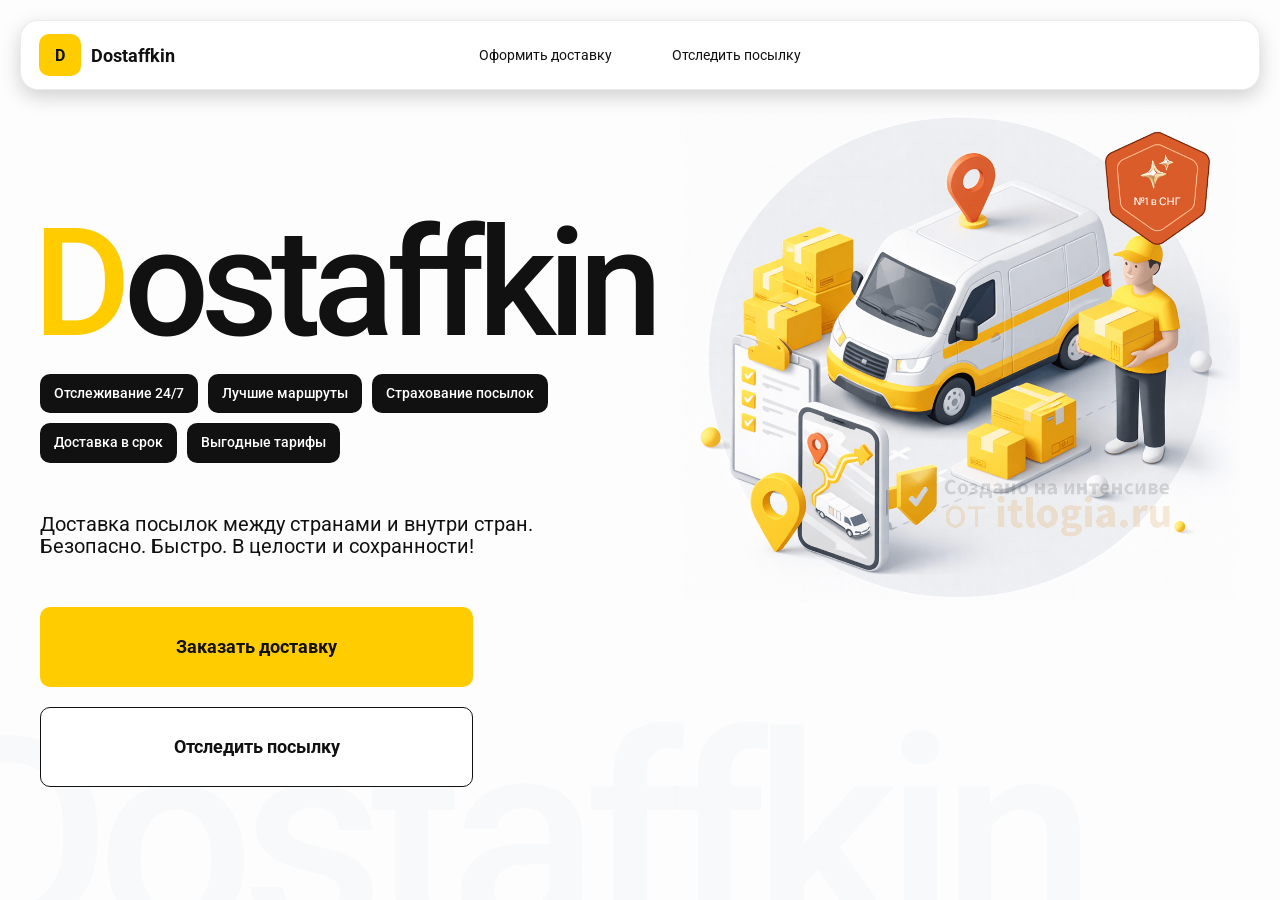
<file: index.html>
<!doctype html>
<html lang="ru">

<head>
    <meta charset="utf-8" />
    <meta name="viewport" content="width=device-width,initial-scale=1,maximum-scale=1,user-scalable=0" />
    <title>Dostaffkin - Доставка помылок между странами и внутри стран. Безопасно.Быстро. В целостности и
        сохранности
    </title>
    <link href="styles/index.css" rel="stylesheet" />
    <link href="styles/index_adaptive.css" rel="stylesheet" />
    <link href="styles/base.css" rel="stylesheet" />
    <link href="styles/base_adaptive.css" rel="stylesheet" />
    </title>
</head>

<body>
    <div class="container">
        <header class="header">
            <a class='header-brand' href="#">
                <div class="header-logo">D</div>
                <div class="header-title">Dostaffkin</div>
            </a>
            <nav class="header-menu">
                <a class="header-link" href="./order.html">Оформить <span>доставку</span></a>
                <a class="header-link" href="./track.html">Отследить <span>посылку</span></a>
            </nav>
        </header>
        <main class="main">
            <section class="main-info">
                <div class="main-title">
                    <span>D</span>ostaffkin
                </div>
                <div class="main-features">
                    <div class="main-feature">Отслеживание 24/7</div>
                    <div class="main-feature">Лучшие маршруты</div>
                    <div class="main-feature">Страхование посылок</div>
                    <div class="main-feature">Доставка в срок</div>
                    <div class="main-feature">Выгодные тарифы</div>
                </div>
                <div class="main-description">
                    Доставка посылок между странами и внутри стран.
                    Безопасно. Быстро. В целости и сохранности!
                </div>
                <div class="main-actions">
                    <a class="button" type="button" href="./order.html">Заказать доставку</a>
                    <a class="button button-white" type="button" href="./track.html">Отследить посылку</a>
                </div>
            </section>
            <div class="main-title-ghost">Dostaffkin</div>
            <section class="main-image">
                <img src="images/main-image.png" alt="Main image" />
            </section>
        </main>
    </div>
</body>

</html>
</file>
<file: styles/index.css>
.container {
    overflow: hidden;
    min-height: 100vh;
}
.main {
    padding: 111px 40px 40px;
    position: relative;
    display: flex;
}
.main-info {
    max-width: 840px;
    width: 100%;
    position: relative;
}
.main-title {
    margin-top: 98px;
    font-weight: 500;
    font-size: 200px;
    line-height: 1;
    letter-spacing: -0.05em;
    color: #111111;
    left: -15px;
    position: relative;
}

.main-title span {
    color: #ffcc00;
}

.header-menu {
    display: flex;
    align-items: center;
    gap: 60px;
    margin: 0;
    position: absolute;
    left: 50%;
    transform: translateX(-50%);
}

.header-link {
    font-size: 14px;
    color: #111111;
    text-decoration: none;
}

.main-features {
    margin-top: 15px;
    display: flex;
    flex-wrap: wrap;
    gap: 10px;
}

.main-feature {
    background: #111111;
    color: #ffffff;
    padding: 12px 14px;
    font-weight: 500;
    font-size: 14px;
    line-height: 1.1;
    border-radius: 10px;
}
.main-description {
    margin-top: 50px;
    max-width: 500px;
    font-size: 20px;
    line-height: 1.1;
    color: #111111;
}
.main-actions {
    margin-top: 50px;
    display: flex;
    flex-direction: column;
    gap: 20px;
}

.main-actions .button {
    height: 80px;
    width: 433px;
    font-size: 18px;
    font-weight: bold;
    place-items: center;
    display: grid;
}
.main-title-ghost {
    position: absolute;
    z-index: -1;
    left: -70px;
    bottom: -150px;
    font-weight: 500;
    font-size: 278px;
    line-height: 1;
    letter-spacing: -0.05em;
    color: #ECEDF04D;
}
.main-image {
    width: 1024px;
    top: 100px;
    z-index: -2;
}

.main-image img {
    width: 100%;
    max-width: 1024px;
    height: auto;
    display: block;
}
</file>
<file: styles/index_adaptive.css>
@media (max-width: 1760px) {
    .main-title {
        font-size: 150px;
        left: -7px;
    }

    .main-info {
        max-width: 640px;
    }
}
@media (max-width: 1200px) {
    .main-info {
        max-width: 540px;
    }

    .main {
        padding: 111px 20px 20px;
    }

    .main-title {
        font-size: 120px;
        left: -4px;
    }

    .main-title-ghost {
        font-size: 220px;
    }
}
@media (max-width: 1024px) {
    .main-title {
        margin-top: 30px;
    }

    .main {
        flex-direction: column-reverse;
    }

    .main-image {
        max-width: 350px;
        position: absolute;
        left: 370px;
        top: 370px;
    }

    .main-info {
        max-width: 100%;
    }

    .main-actions {
        gap: 10px;
    }

    .main-actions .button {
        height: 50px;
        font-size: 14px;
        width: auto;
        max-width: 300px;
    }

    .main-description {
        max-width: 350px;
    }
}
@media (max-width: 570px) {
    .main-title {
        font-size: 88px;
    }

    .main-description {
        max-width: 100%
    }

    .main-actions {
       width: 100%;
    }

    .main-actions .button {
        width: 100%;
        max-width: 100%
    }

    .main-image {
        max-width: 650px;
        position: absolute;
        left: 170px;
        top: 70px;
        opacity: 0.2;
    }
}
@media (max-width: 400px) {
    .main-title {
        font-size: 70px;
    }
}
</file>
<file: styles/base.css>
*, *::before, *::after {
    box-sizing: border-box;
}
@font-face {
    font-family: "Roboto";
    src: url("../fonts/Roboto-Regular.ttf");
    font-weight: normal;
}

@font-face {
    font-family: "Roboto";
    src: url("../fonts/Roboto-Bold.ttf");
    font-weight: bold;
}

@font-face {
    font-family: "Roboto";
    src: url("../fonts/Roboto-Medium.ttf");
    font-weight: 500;
}

html, body {
    margin: 0;
    color: #111111;
    font-family: "Roboto", sans-serif;
}

body {
    background: #FDFDFD;
}
.header {
    border-radius: 18px;
    box-shadow: 0 7px 20px 0 #0000002E;
    backdrop-filter: blur(10px);
    background: #ffffff;
    left: 20px;
    border: 1px solid rgba(0, 0, 0, 0.08);
    position: fixed;
    right: 20px;
    top: 20px;
    padding: 14px 18px;
    height: 70px;
    display: flex;
    align-items: center;
    z-index: 6;
}
.header-brand {
    display: flex;
    align-items: center;
    text-decoration: none;
    gap: 10px;
}

.header-logo {
    width: 42px;
    height: 42px;
    border-radius: 10px;
    background: #FFCC00;
    display: grid;
    place-items: center;
    font-weight: bold;
    color: #111;
}

.header-title {
    font-size: 18px;
    font-weight: bold;
    color: #111111;
    text-decoration: none;
}
.header-menu {
    display: flex;
    align-items: center;
    gap: 60px;
    margin: 0;
    position: absolute;
    left: 50%;
    transform: translateX(-50%);
}

.header-link {
    font-size: 14px;
    color: #111111;
    text-decoration: none;
}
.button {
    border: 0;
    outline: none;
    height: 44px;
    border-radius: 10px;
    font-size: 14px;
    font-weight: bold;
    cursor: pointer;
    font-family: inherit;
    transition: transform .08s ease, opacity .12s ease;
    background: #ffcc00;
    color: #111111;
    text-align: center;
    text-decoration: none;
}

.button:hover {
    background-color: #E5BC19;
}

.button:disabled {
    cursor: not-allowed;
    background-color: #FADE6E;
    color: #787878;
    transform: none;
}

.button.button-white {
    background: #ffffff;
    border: 1px solid #111111;
}

.button.button-white:hover {
    background: rgb(241 241 241);
}
.main-field {
    display: flex;
    align-items: center;
    margin-top: 6px;
    gap: 10px;
    border: 1px solid #1111111A;
    background: #FAFAFA;
    border-radius: 10px;
    padding: 10px 12px;
    position: relative;
    box-sizing: border-box;
    height: 50px;
}

.main-field.textarea {
    height: auto;
}

.main-pin {
    width: 28px;
    height: 28px;
    border-radius: 10px;
    background: rgba(17, 17, 17, 0.08);
    display: grid;
    place-items: center;
    flex: 0 0 auto;
    position: relative;
}

.main-pin::before {
    content: "";
    width: 8px;
    height: 8px;
    border-radius: 999px;
    background: orange;
    opacity: .75;
    display: block;
}

.main-field:last-child .main-pin::before {
    background: green;
    opacity: .85;
}

input, textarea {
    width: 100%;
    border: 0;
    outline: none;
    background: transparent;
    font-size: 14px;
    color: #111111;
    font-family: inherit;
}

textarea {
    resize: vertical;
    min-height: 72px;
    padding: 2px 0;
}

input::placeholder, textarea::placeholder {
    color: #7C7C7C;
}

.main-field:focus-within {
    border-color: rgba(0, 0, 0, 0.20);
    box-shadow: 0 0 0 4px rgba(255, 204, 0, 0.35);
    background: rgba(255, 255, 255, 0.75);
}
</file>
<file: styles/base_adaptive.css>
@media (max-width: 767px) {
    .header {
        left: 10px;
        right: 10px;
        top: 10px;
    }

    .header-link span {
        display: none;
    }

    .header-menu {
        gap: 20px;
        justify-content: flex-start;
        margin: 0 0 0 30px;
        position: static;
        transform: none;
    }
}

@media (max-width: 420px) {
    .header-title {
        display: none;
    }
}

@media (max-width: 374px) {
    .header-menu {
        gap: 10px;
        margin: 0 0 0 10px;
    }
}
</file>
